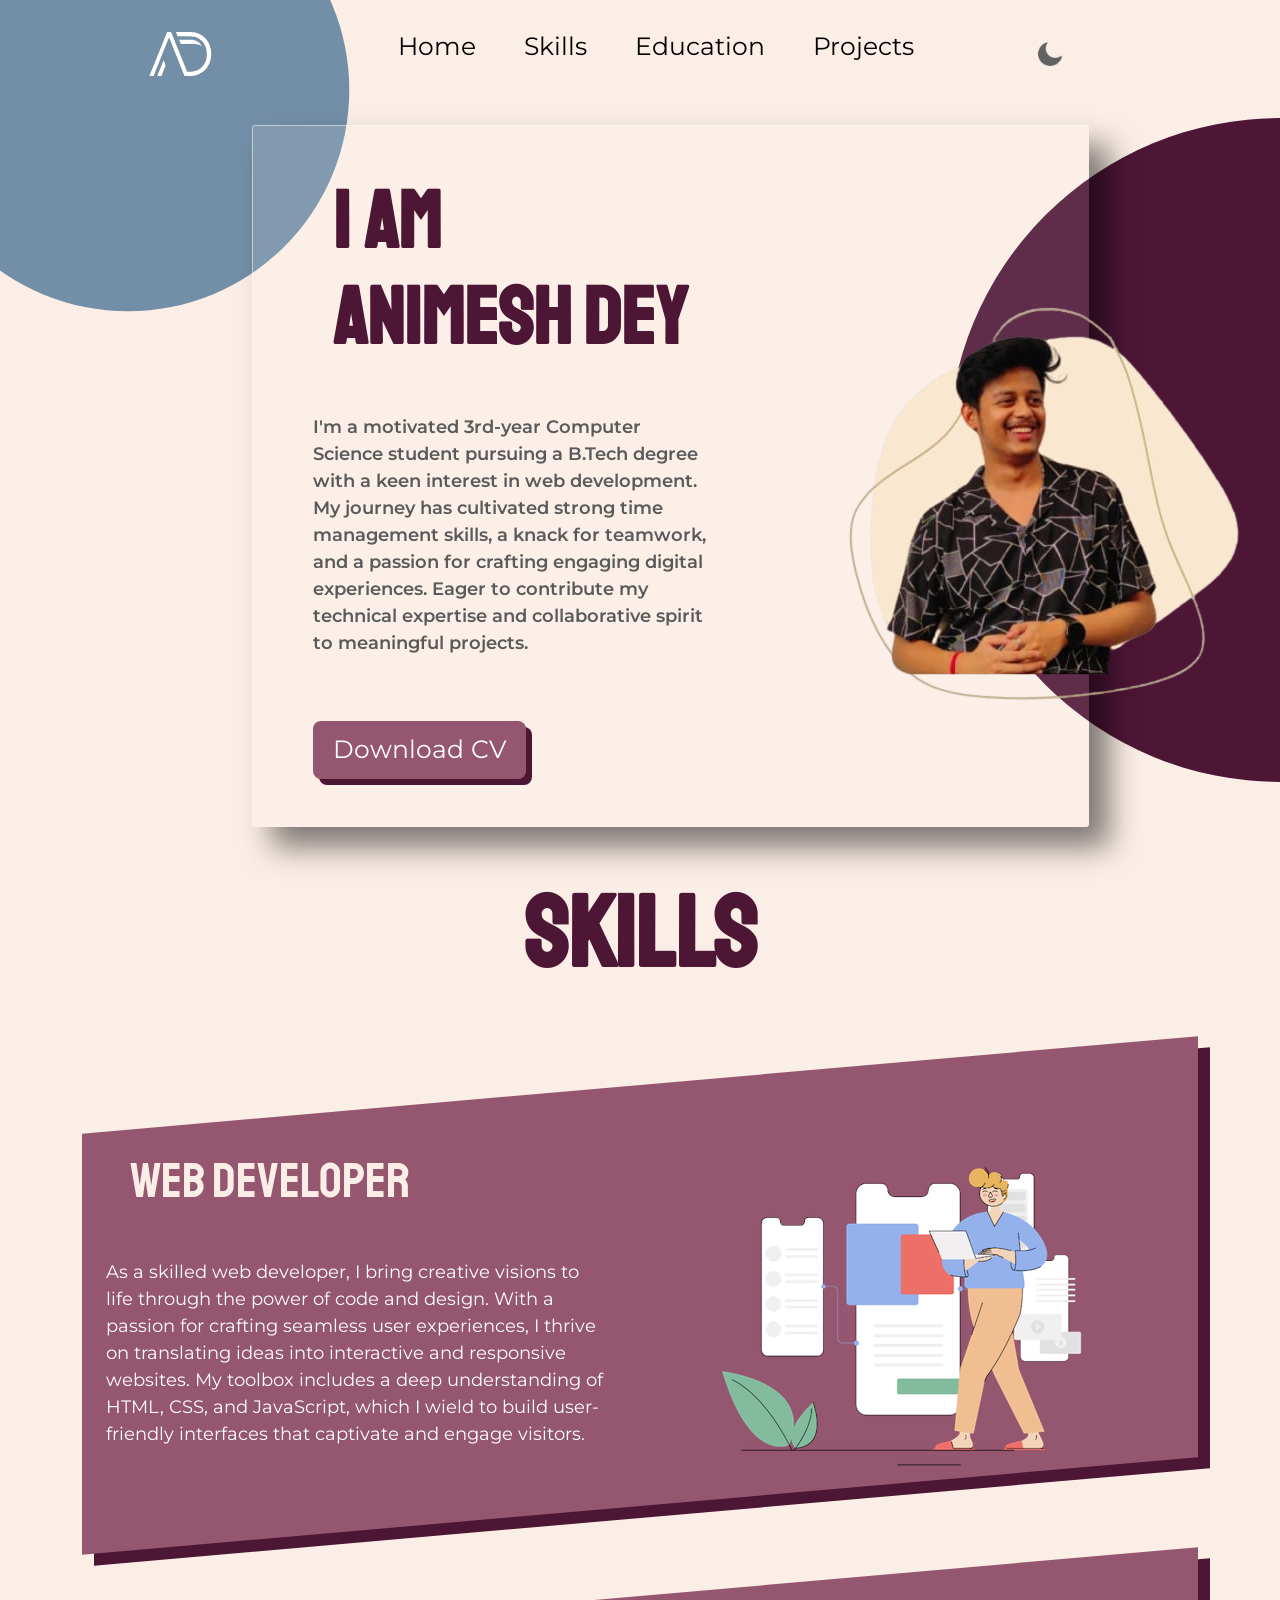
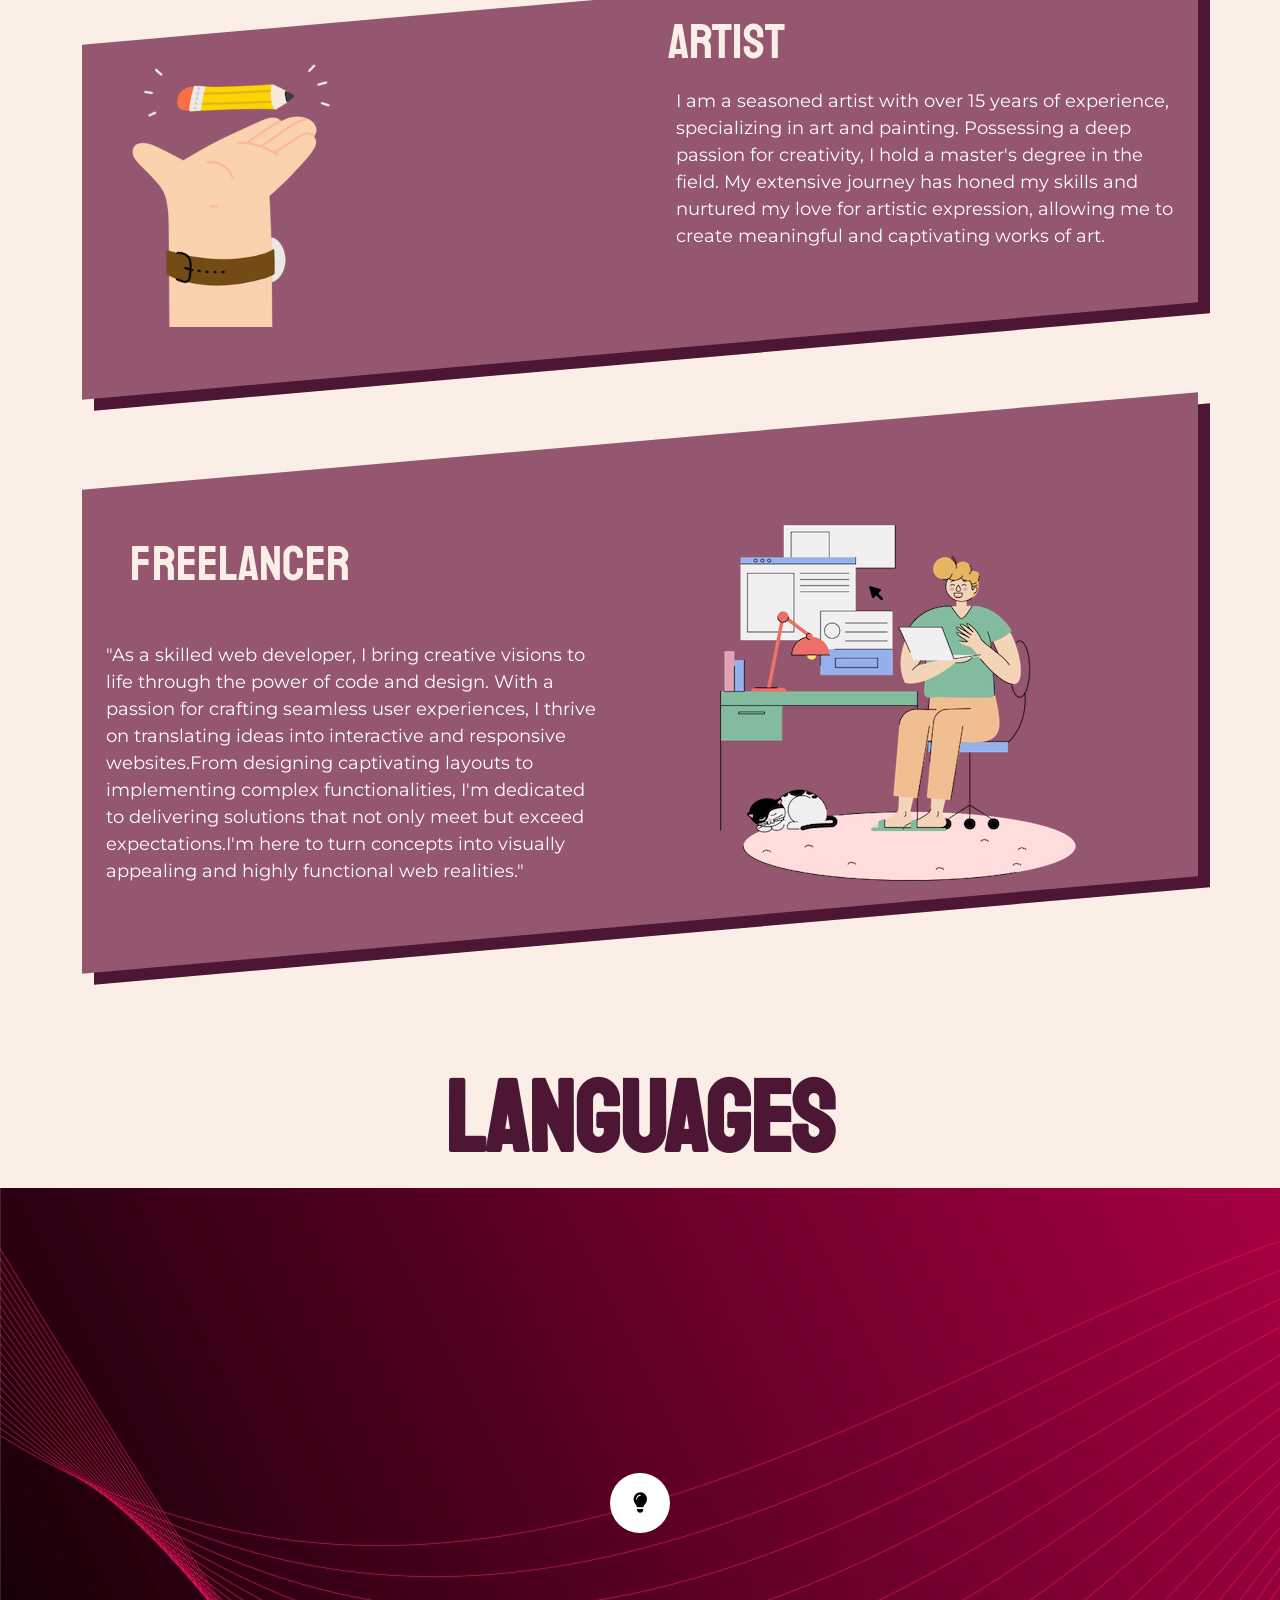
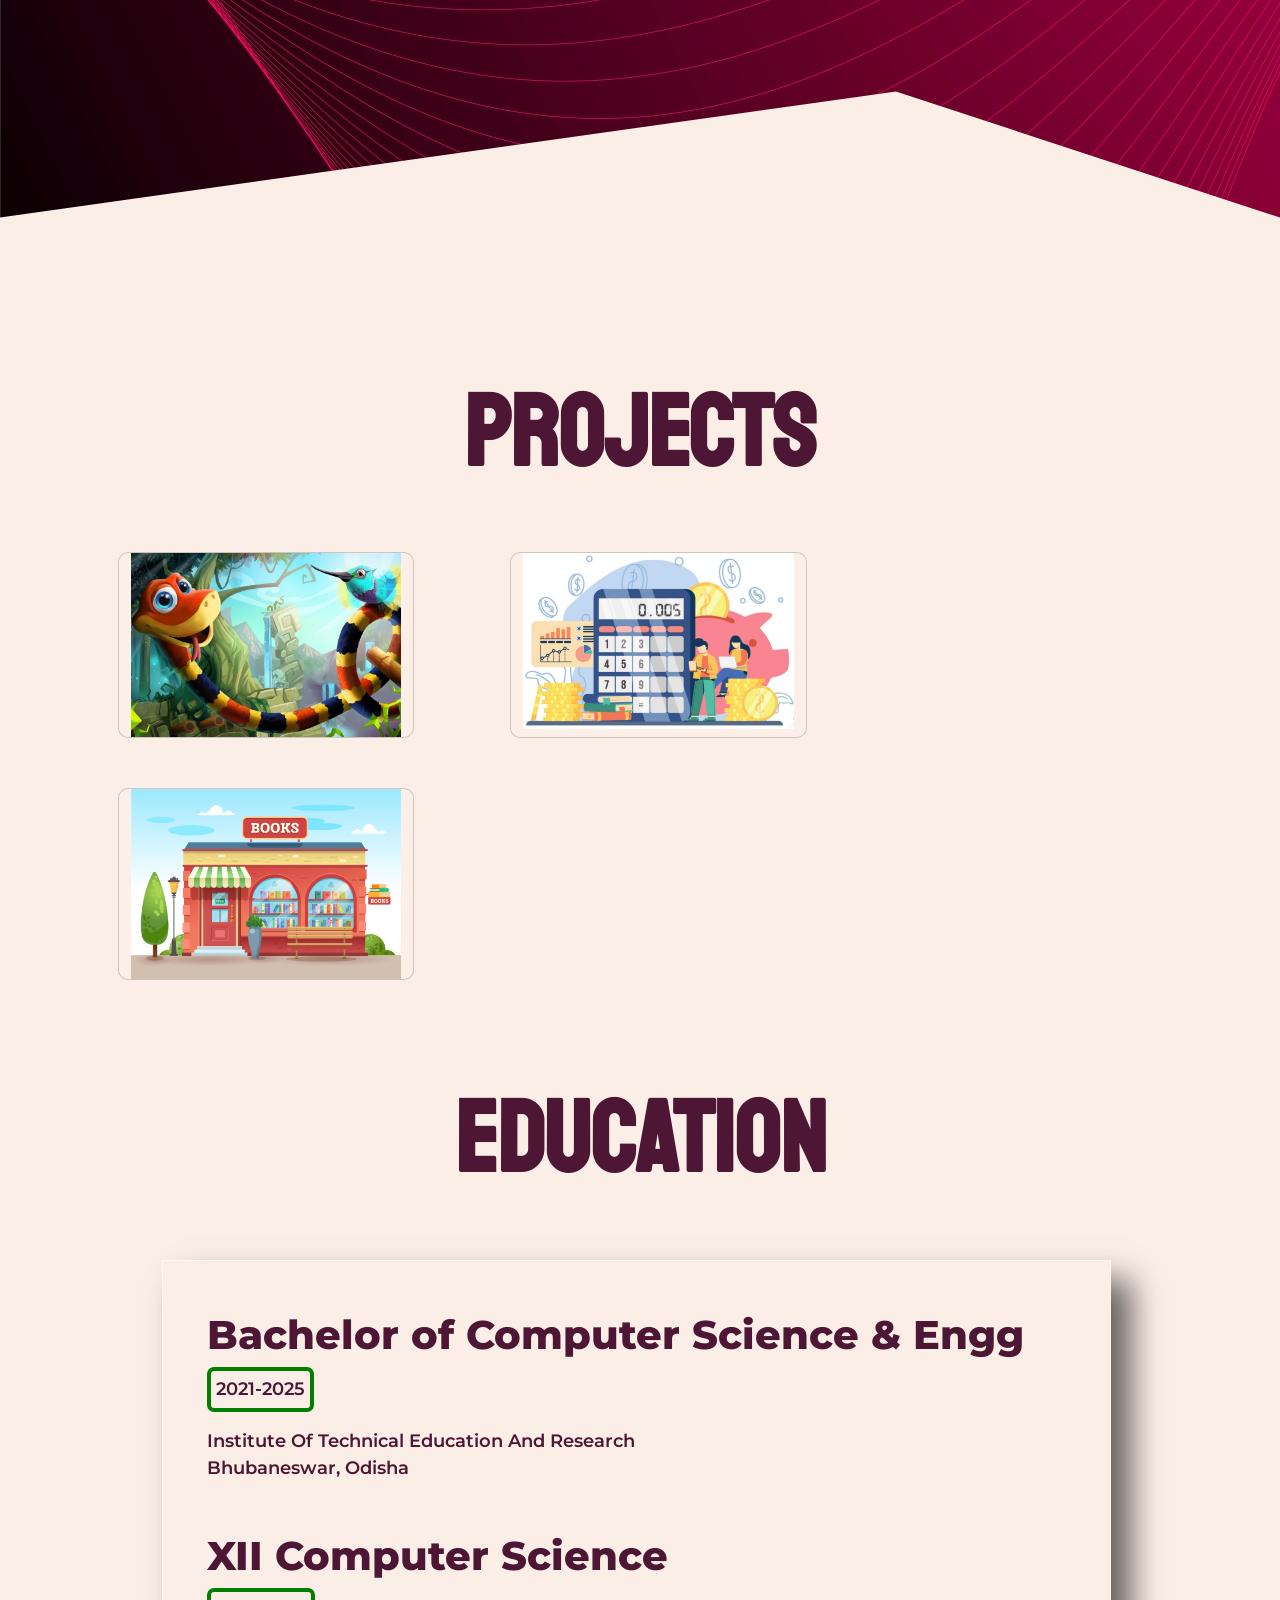
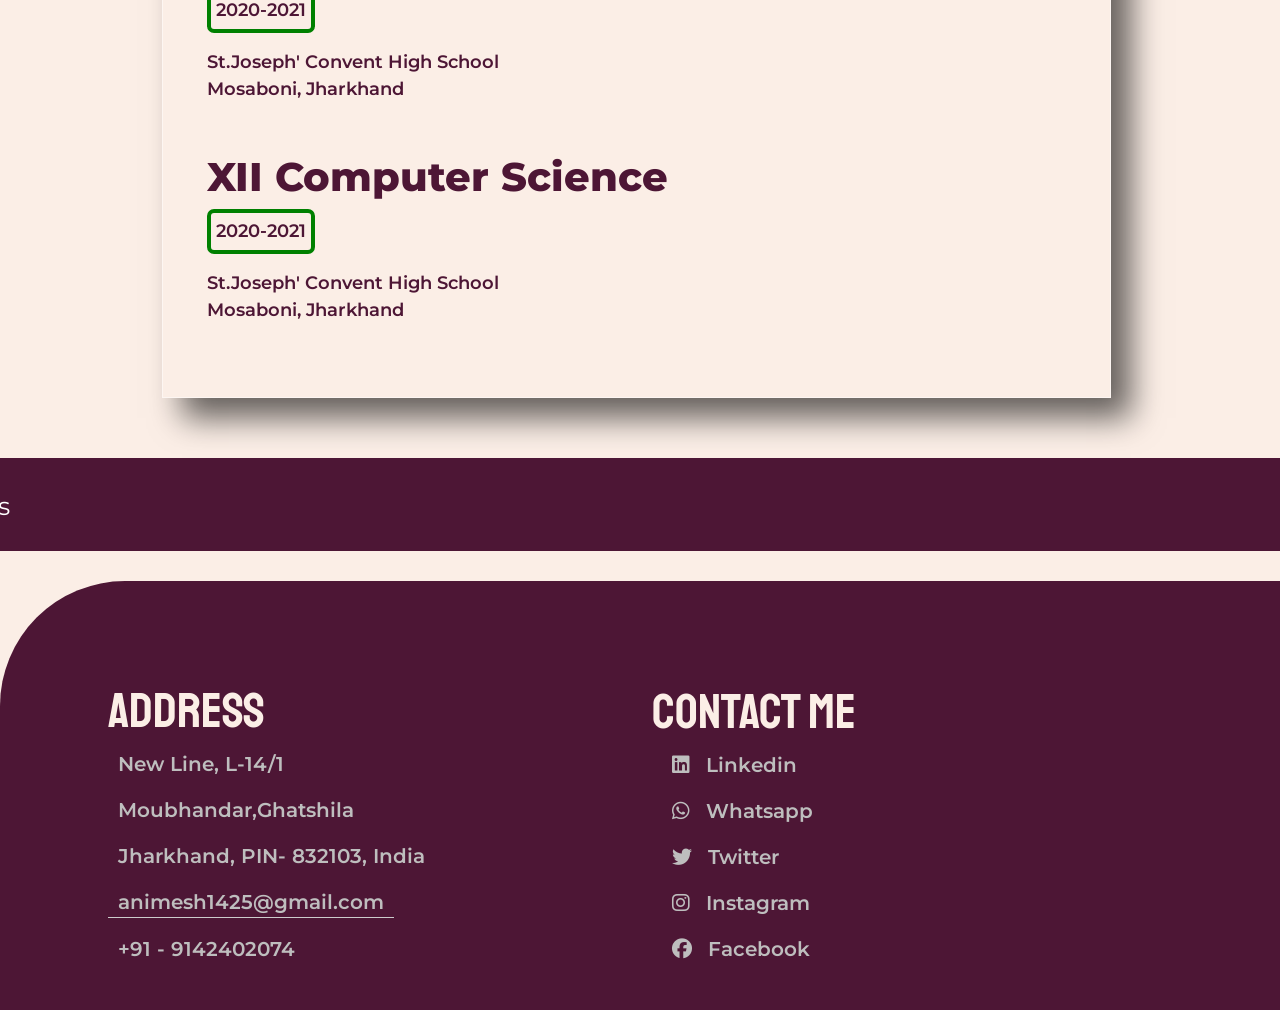
<file: index.html>
<!doctype html>
<html lang="en">

<head>
  <title>Animesh</title>
  <!-- Required meta tags -->
  <meta charset="utf-8">
  <meta name="viewport" content="width=device-width, initial-scale=1, shrink-to-fit=no">

  <!-- Bootstrap CSS v5.2.1 -->
  <script src="https://cdn.jsdelivr.net/npm/bootstrap@5.0.2/dist/js/bootstrap.bundle.min.js" integrity="sha384-MrcW6ZMFYlzcLA8Nl+NtUVF0sA7MsXsP1UyJoMp4YLEuNSfAP+JcXn/tWtIaxVXM" crossorigin="anonymous"></script>
  <link href="https://cdn.jsdelivr.net/npm/bootstrap@5.2.1/dist/css/bootstrap.min.css" rel="stylesheet"
    integrity="sha384-iYQeCzEYFbKjA/T2uDLTpkwGzCiq6soy8tYaI1GyVh/UjpbCx/TYkiZhlZB6+fzT" crossorigin="anonymous">
    
  <!-- fontawsomeiconn -->
  <link rel="stylesheet" href="https://cdnjs.cloudflare.com/ajax/libs/font-awesome/6.4.0/css/all.min.css"/>
<link rel="stylesheet" href="home.css">
</head>

<body>
  <header>
   <nav class="navbar navbar-expand-sm navbar-light  ">
      <div class="container">
        <a class="navbar-brand pt-2 mx-5" href="#"><img src="logob1.png" alt="Animesh Dey" width="100px" height="80px"></a>
        <button class="navbar-toggler d-lg-none" type="button" data-bs-toggle="collapse" data-bs-target="#collapsibleNavId" aria-controls="collapsibleNavId"
            aria-expanded="false" aria-label="Toggle navigation">
            <span class="navbar-toggler-icon"></span>
        </button>
        <div class="collapse navbar-collapse mx-5 " id="collapsibleNavId">
            <ul class="  navbar-nav me-auto mx-lg-5 mt-2 mt-lg-0">
                <li class="nav-item  mx-lg-3">
                    <a class="nav-link active" href="#" aria-current="page"><p class="navhead">Home</p></a>
                </li>
                <li class="nav-item mx-lg-3">
                    <a class="nav-link active" href="#skills" aria-current="page"><p class="navhead">Skills</p></a>
                </li>
                <li class="nav-item mx-lg-3">
                    <a class="nav-link active" href="#education" aria-current="page"><p class="navhead">Education</p></a>
                </li>
                <li class="nav-item mx-lg-3">
                    <a class="nav-link active" href="#project" aria-current="page"><p class="navhead">Projects</p></a>
                </li>
            </ul>
           
        </div>
        <img src="moon.png"  id="icon">
     </div>
   </nav>
   
  </header>
  <main >
    <div class="container my-3" >
       <div class="row a1">

           <div class="col-6 mx-lg-5"> 
             <h1 class="heroheading mx-3 my-5">I AM <br>ANIMESH DEY</h1>
              <p id="about" >I'm a motivated 3rd-year Computer Science student pursuing a B.Tech degree with a keen interest in web development. My journey has cultivated strong time management skills, a knack for teamwork, and a passion for crafting engaging digital experiences. Eager to contribute my technical expertise and collaborative spirit to meaningful projects.</p>
              <button class="my-5" id="cv"><a id="cvd" download="Animesh Dey Cv" href="Animesh CV.pdf">Download CV</a></button>
           </div>

            <div class="col-4 my-lg-5">
             <img id="hero" src="my.png" alt="pic">
            </div>
        </div>
       
    </div>  
    <!-- ABOUT SECTION END-->
    
    <div   id="skills" class="container my-5">
        <div id="head1"  ><h1>SKILLS</h1></div>
        
        <!-- SKILLS START FORM HERE -->

        <div  class="pb-4 skills" style="position: relative;" >
            
            <div class=" row skill">
                <div class="col-6">
                   <h2 class="mx-5 my-lg-5" style="padding-top: 2vh;" >WEB DEVELOPER</h2>
                
                   <p id="intro" class="mx-4">As a skilled web developer, I bring creative visions to life through the power of code and design. With a passion for crafting seamless user experiences, I thrive on translating ideas into interactive and responsive websites. My toolbox includes a deep understanding of HTML, CSS, and JavaScript, which I wield to build user-friendly interfaces that captivate and engage visitors. 
                   </p>
                </div>
               <div class="col-6" style="display: flex; align-items: center;">
                 <img class=" skillimage mx-lg-5" src="webd.png" alt="web" >
               </div>
            </div>
        </div>

        <div  class="pb-4 skills" style="position: relative;" >
            
            <div class=" row skill">
                <div class="col-6">
                    <img class=" skillimage mx-5" src="Hands - Show.png" alt="web" >
                  </div>
                <div class="col-6" style="display: flex; justify-content: right; flex-direction: column;">
                   <h2 class=" my-3 mx-3">ARTIST</h2>
                
                   <p id="intro" class="mx-4">
                    I am a seasoned artist with over 15 years of experience, specializing in art and painting. Possessing a deep passion for creativity, I hold a master's degree in the field. My extensive journey has honed my skills and nurtured my love for artistic expression, allowing me to create meaningful and captivating works of art.
                   </p>
                </div>
              
            </div>
        </div>

        <div id="skills" class=" pb-4 skills" style="position: relative;" >
            
            <div class=" row skill">
                <div class="col-6">
                   <h2 class="mx-5 my-lg-5" style="padding-top: 5vh;">FREELANCER</h2>
                
                   <p id="intro" class="mx-4">"As a skilled web developer, I bring creative visions to life through the power of code and design. With a passion for crafting seamless user experiences, I thrive on translating ideas into interactive and responsive websites.From designing captivating layouts to implementing complex functionalities, I'm dedicated to delivering solutions that not only meet but exceed expectations.I'm here to turn concepts into visually appealing and highly functional web realities."
                   </p>
                </div>
               <div class="col-6" style="display: flex; align-items: center;">
                 <img class=" skillimage mx-lg-5" src="free.png" alt="web" >
               </div>
            </div>
        </div>
      
    </div><!-- SKILLS END -->

   
    <!-- langugae rotate -->
    <div id="head1" style="margin-top: 15vh;" ><h1>LANGUAGES</h1></div>
    <div id="langdiv"> 
       
        <div class="menu">
                  <div class="toggle"><i class="fa-solid fa-lightbulb" style="color: black;"></i></div>
      
          
                  <li style="--i:0;color:#1877f2;">
                    <i class="fa-brands fa-html5"></i>
                  </li>
                  <li style="--i:1;color:#25d366">
                    <i class="fa-brands fa-css3-alt"></i>
                  </li>
                  <li style="--i:2;color:#1da1f2">
                   <i class="fa-brands fa-bootstrap"></i>
                  </li>
                   <li style="--i:3;color:#FF5733">
                    <i class="fa-brands fa-square-js"></i>
                  </li>
                  <li style="--i:4;color:#0a66c2">
                    <i class="fa-brands fa-react"></i>
                  </li>
                  <li style="--i:5;color:#c32aa3">
                   <i class="fa-solid fa-database"></i>
                  </li>
                  <li style="--i:6;color:#1b1e21">
                   <i class="fa-brands fa-python"></i>
                  </li>
                  <li style="--i:7;color:#ff0000">
                  <i class="fa-brands fa-java"></i>
                  </li>
      
        
        
       </div>
    </div>
   <!-- langugae end -->
    
    
    
   <!-- projct --> 
    <div id="project" class="container d-flex flex-column align-items-flex-start justify-content-center my-5" >
          
          <div id="head1" style="margin-top: 12vh;" ><h1>PROJECTS</h1></div>
          <!--Projects START FORM HERE -->
          <div id="project" class="row">
            
            <div class="card mx-5 work">
              <img  src="template3.jpg" class="img1" >
              <div class="layer text-start">
                <p style="width:100%; padding: 10px;text-align:center;margin-bottom: 0;"  class="b1" title="More Details"><a id="prhead" href="pj1.html">SNAKEMANIA 🔗</a></p>
              </div>
              
            </div>
            <div class="card mx-5 work">
              <img  src="template2.png" class="img1" >
              <div class="layer text-start">
                <p style="width:100%; padding: 10px;text-align:center;margin-bottom: 0;"  class=" b1" title="More Details"><a id="prhead" href="pj2.html">CALCULATOR 🔗</a></p>
              </div>
              
            </div>
            <div class="card mx-5 work">
              <img  src="template1.jpg" class="img1">
              <div class="layer text-start">
                <p style="width:100%; padding: 10px;text-align:center;margin-bottom: 0;"  class="b1" title="More Details"><a id="prhead" href="pj3.html">BOOKDOM 🔗</a></p>
              </div>
              
            </div>
                     
        
      </div>
    </div>
      <!-- projects end -->
   
      <div class="container my-3" id="education">
        <div class="head1 text-center" style="margin-top: 100px;margin-bottom: 60px;"><h1>EDUCATION</h1></div>
        <div class="row  a2 ">
          
          <div class="col-12 d-flex align-items-center suba1">
    
            <ul>
              <li>
                <h3 style="padding-top: 10px;">Bachelor of Computer Science & Engg</h3> 
                <p style="border:4px solid green;width: fit-content; padding:5px;border-radius: 7px;">2021-2025</p>
                <p style="margin-bottom: 0;">Institute Of Technical Education And Research</p>
                <p>Bhubaneswar, Odisha</p>
              </li>
              <li style="margin-top: 50px;">
                <h3>XII Computer Science </h3> 
                <p style="border:4px solid green;width: fit-content; padding:5px;border-radius: 7px;">2020-2021</p>
                <p style="margin-bottom: 0;">St.Joseph' Convent High School</p>
                <p>Mosaboni, Jharkhand</p>
              </li>
              <li style="margin-top: 50px;">
                <h3>XII Computer Science </h3> 
                <p style="border:4px solid green;width: fit-content; padding:5px;border-radius: 7px;">2020-2021</p>
                <p style="margin-bottom: 0;">St.Joseph' Convent High School</p>
                <p>Mosaboni, Jharkhand</p>
              </li>
            </ul>
          </div>
    
        </div>
    
       </div>
       <!-- education -->

       
       <div id="scroll-container">
        
          <div class="scroll-text ">
            <p>Web Development</p> 
            <p>Photography</p> 
            <p>Logo Design</p>
            <p>Freelancing</p>  
            <p>Art & Illustrations</p>
            
          </div>
         
       </div>
      <!-- STRAPS -->
      
    

  </main>
  <footer>
    <div class="row mx-auto d-flex">
      <div class="col-lg-6 col-md-6">
        <h2>Address</h2>
        <p>New Line, L-14/1</p>
        <p>Moubhandar,Ghatshila</p>
        <p>Jharkhand, PIN- 832103, India</p>
        <p class="email">animesh1425@gmail.com</p>
        <p>+91 - 9142402074</p>
      </div>
      <div class="col-lg-6 col-md-6 mt-lg-0 mt-md-0 mt-4">
        <h2>Contact Me</h2>
         <p><a href="www.linkedin.com/in/animesh-dey1425"><i class="fa-brands fa-linkedin"></i></a> Linkedin</p>
         <p><a href="#"><i class="fa-brands fa-whatsapp"></i></a> Whatsapp</p>
         <p><a href="#"><i class="fa-brands fa-twitter"></i></a> Twitter</p>
         <p><a href="#"><i class="fa-brands fa-instagram"></i></a> Instagram</p>
         <p><a href="#"><i class="fa-brands fa-facebook"></i></a> Facebook</p>
      </div>

    </div>
  </footer>
  
  

<script  src="script.js"></script>
  
</body>

</html>
</file>
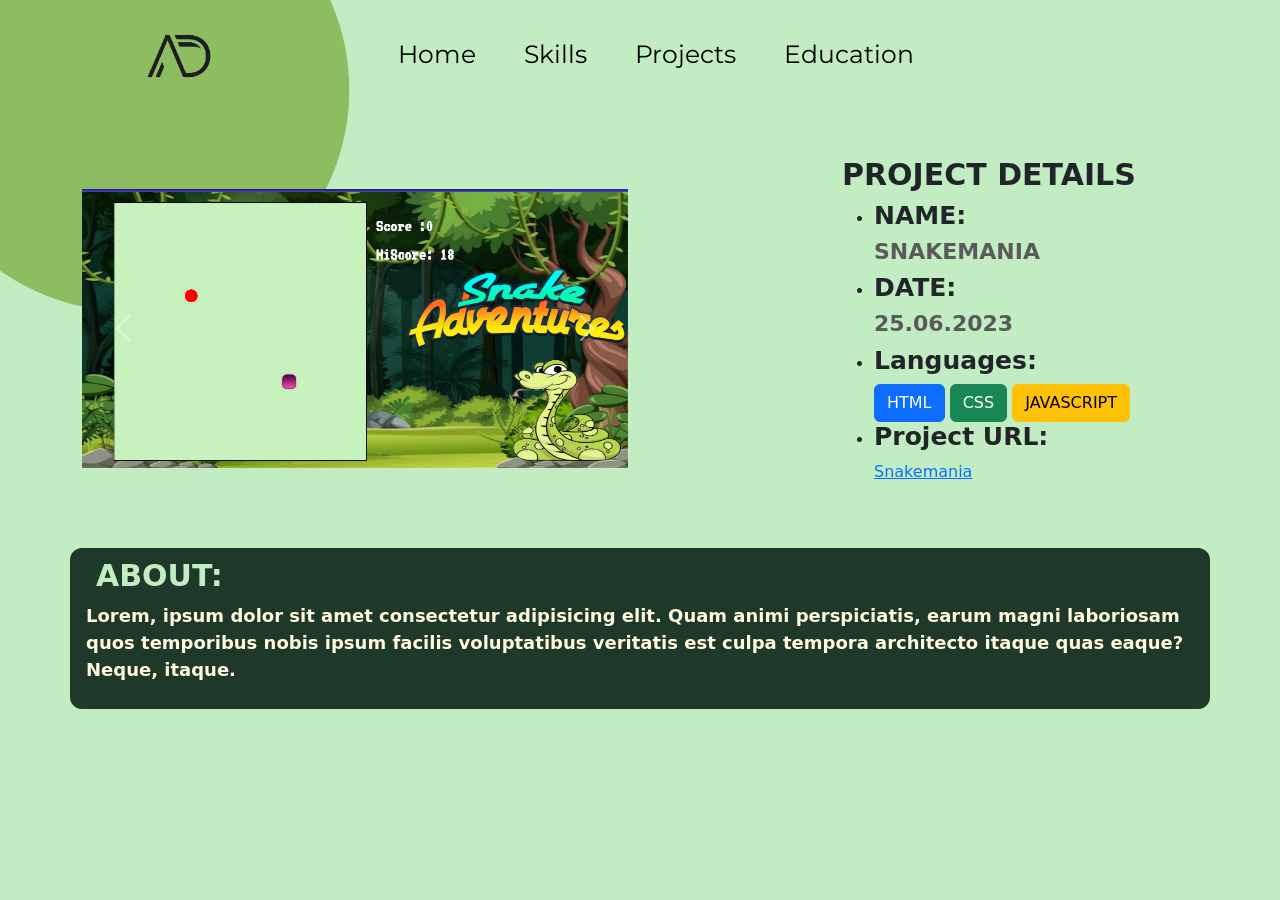
<file: pj1.html>
<!doctype html>
<html lang="en">
  <head>
    <!-- Required meta tags -->
    <meta charset="utf-8">
    <meta name="viewport" content="width=device-width, initial-scale=1">

   
    <link href="https://cdn.jsdelivr.net/npm/bootstrap@5.0.2/dist/css/bootstrap.min.css" rel="stylesheet" integrity="sha384-EVSTQN3/azprG1Anm3QDgpJLIm9Nao0Yz1ztcQTwFspd3yD65VohhpuuCOmLASjC" crossorigin="anonymous">
    <link rel="stylesheet" href="pj1.css">
    <title>Calculator</title>
  </head>
  <body>
    <header>
        <nav class="navbar navbar-expand-sm navbar-light  ">
           <div class="container">
             <a class="navbar-brand pt-2 mx-5" href="#"><img src="logo.png" alt="Animesh Dey" width="100px" height="80px"></a>
             <button class="navbar-toggler d-lg-none" type="button" data-bs-toggle="collapse" data-bs-target="#collapsibleNavId" aria-controls="collapsibleNavId"
                 aria-expanded="false" aria-label="Toggle navigation">
                 <span class="navbar-toggler-icon"></span>
             </button>
             <div class="collapse navbar-collapse mx-5 " id="collapsibleNavId">
                 <ul class="  navbar-nav me-auto mx-lg-5 mt-2 mt-lg-0">
                     <li class="nav-item  mx-lg-3">
                         <a class="nav-link active" href="#" aria-current="page">Home</a>
                     </li>
                     <li class="nav-item mx-lg-3">
                         <a class="nav-link active" href="#skills" aria-current="page">Skills</a>
                     </li>
                     <li class="nav-item mx-lg-3">
                         <a class="nav-link active" href="#project" aria-current="page">Projects</a>
                     </li>
                     <li class="nav-item mx-lg-3">
                         <a class="nav-link active" href="#" aria-current="page">Education</a>
                     </li>
                 </ul>
                
             </div>
          </div>
        </nav>
        
       </header>
       <main>
        <div class="container my-5">
            <div class=" row" style="display: flex;justify-content: space-between;align-items: center;">
                <div class="col-lg-6 col-12">
              <div id="controls" class=" carousel slide " data-bs-ride="carousel">
                <div class="carousel-inner">
                    <div class="carousel-item active">
                      <img src="pi1.png" class="d-block w-100" alt="...">
                    </div>
                    <div class="carousel-item">
                     <img src="pi2.png" class="d-block w-100" alt="...">
                    </div>
                    <div class="carousel-item">
                     <img src="pi3.png" class="d-block w-100" alt="...">
                    </div>
                </div>
                <button class="carousel-control-prev" type="button" data-bs-target="#controls" data-bs-slide="prev">
                <span class="carousel-control-prev-icon" aria-hidden="true"></span>
                <span class="visually-hidden">Previous</span>
                </button>
                <button class="carousel-control-next" type="button" data-bs-target="#controls" data-bs-slide="next">
                <span class="carousel-control-next-icon" aria-hidden="true"></span>
                <span class="visually-hidden">Next</span>
                </button>
              <!-- carousel ENDS-->

              </div>  
            
                </div>
                <div class="col-lg-4 col-12 my-lg-0 my-5" >
                <h1>PROJECT DETAILS</h1>
                <ul>
                    <li><h2>NAME:</h2><h3>SNAKEMANIA</h3></li>
                    <li><h2>DATE:</h2><h3>25.06.2023</h3></li>
                    <li><h2>Languages:</h2><button type="button" class="btn btn-primary">HTML</button>
                        <button type="button" class="btn btn-success">CSS</button>
                        <button type="button" class="btn btn-warning">JAVASCRIPT</button>
                    <li><h2>Project URL:</h2><a href="#">Snakemania</a></li>
                </ul>
                </div>   
            </div>
        </div>

        <div class="container my-5 " style="background-color: #1E392A; padding: 10px;border-radius: 12px;">
            <h1 class="mx-3" style="color:#C2EDC2;">ABOUT:</h1>
            <p id="about" style="padding: 0 6px;">
               Lorem, ipsum dolor sit amet consectetur adipisicing elit. Quam animi perspiciatis, earum magni laboriosam quos temporibus nobis ipsum facilis voluptatibus veritatis est culpa tempora architecto itaque quas eaque? Neque, itaque.
            </p>
        </div>
          
          

       </main>
      
    
   
    <script src="https://cdn.jsdelivr.net/npm/bootstrap@5.0.2/dist/js/bootstrap.bundle.min.js" integrity="sha384-MrcW6ZMFYlzcLA8Nl+NtUVF0sA7MsXsP1UyJoMp4YLEuNSfAP+JcXn/tWtIaxVXM" crossorigin="anonymous"></script>

   
  </body>
</html>
</file>
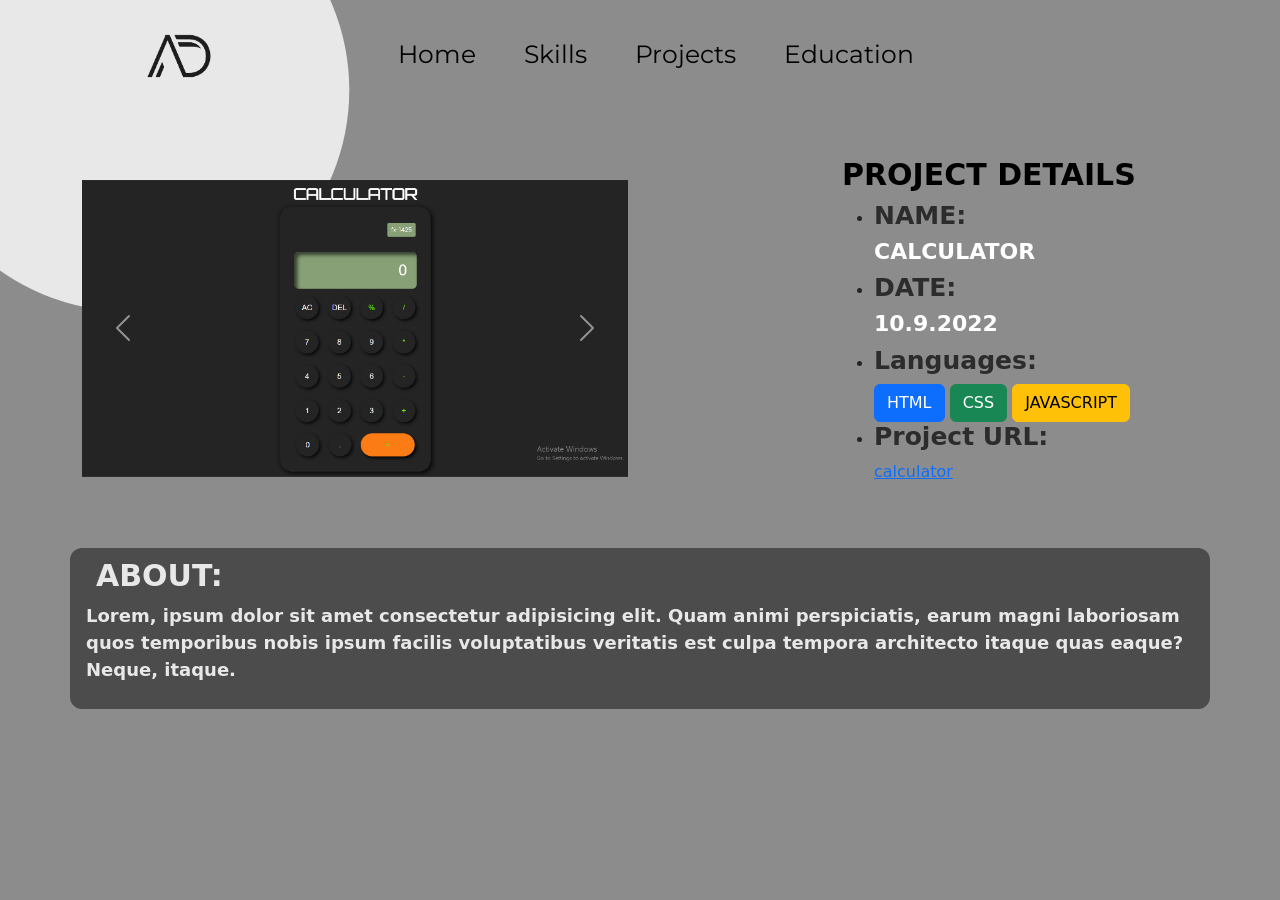
<file: pj2.html>
<!doctype html>
<html lang="en">
  <head>
    <!-- Required meta tags -->
    <meta charset="utf-8">
    <meta name="viewport" content="width=device-width, initial-scale=1">

   
    <link href="https://cdn.jsdelivr.net/npm/bootstrap@5.0.2/dist/css/bootstrap.min.css" rel="stylesheet" integrity="sha384-EVSTQN3/azprG1Anm3QDgpJLIm9Nao0Yz1ztcQTwFspd3yD65VohhpuuCOmLASjC" crossorigin="anonymous">
    <link rel="stylesheet" href="pj2.css">
    <title>Calculator</title>
  </head>
  <body>
    <header>
        <nav class="navbar navbar-expand-sm navbar-light  ">
           <div class="container">
             <a class="navbar-brand pt-2 mx-5" href="#"><img src="logo.png" alt="Animesh Dey" width="100px" height="80px"></a>
             <button class="navbar-toggler d-lg-none" type="button" data-bs-toggle="collapse" data-bs-target="#collapsibleNavId" aria-controls="collapsibleNavId"
                 aria-expanded="false" aria-label="Toggle navigation">
                 <span class="navbar-toggler-icon"></span>
             </button>
             <div class="collapse navbar-collapse mx-5 " id="collapsibleNavId">
                 <ul class="  navbar-nav me-auto mx-lg-5 mt-2 mt-lg-0">
                     <li class="nav-item  mx-lg-3">
                         <a class="nav-link active" href="#" aria-current="page">Home</a>
                     </li>
                     <li class="nav-item mx-lg-3">
                         <a class="nav-link active" href="#skills" aria-current="page">Skills</a>
                     </li>
                     <li class="nav-item mx-lg-3">
                         <a class="nav-link active" href="#project" aria-current="page">Projects</a>
                     </li>
                     <li class="nav-item mx-lg-3">
                         <a class="nav-link active" href="#" aria-current="page">Education</a>
                     </li>
                 </ul>
                
             </div>
          </div>
        </nav>
        
       </header>
       <main>
        <div class="container my-5">
            <div class=" row" style="display: flex;justify-content: space-between;align-items: center;">
                <div class="col-lg-6 col-12">
              <div id="controls" class=" carousel slide " data-bs-ride="carousel">
                <div class="carousel-inner">
                    <div class="carousel-item active">
                      <img src="pi7.png" class="d-block w-100" alt="...">
                    </div>
                    <div class="carousel-item">
                     <img src="pi8.png" class="d-block w-100" alt="...">
                    </div>
                    <div class="carousel-item">
                     <img src="pi9.png" class="d-block w-100" alt="...">
                    </div>
                </div>
                <button class="carousel-control-prev" type="button" data-bs-target="#controls" data-bs-slide="prev">
                <span class="carousel-control-prev-icon" aria-hidden="true"></span>
                <span class="visually-hidden">Previous</span>
                </button>
                <button class="carousel-control-next" type="button" data-bs-target="#controls" data-bs-slide="next">
                <span class="carousel-control-next-icon" aria-hidden="true"></span>
                <span class="visually-hidden">Next</span>
                </button>
              <!-- carousel ENDS-->

              </div>  
            
                </div>
                <div class="col-lg-4 col-12 my-lg-0 my-5" >
                <h1>PROJECT DETAILS</h1>
                <ul>
                    <li><h2>NAME:</h2><h3>CALCULATOR</h3></li>
                    <li><h2>DATE:</h2><h3>10.9.2022</h3></li>
                    <li><h2>Languages:</h2><button type="button" class="btn btn-primary">HTML</button>
                        <button type="button" class="btn btn-success">CSS</button>
                        <button type="button" class="btn btn-warning">JAVASCRIPT</button>
                    <li><h2>Project URL:</h2><a href="https://animesh-1425.github.io/CALCULATOR/">calculator</a></li>
                </ul>
                </div>   
            </div>
        </div>

        <div class="container my-5 " style="background-color: 	#4c4c4c; padding: 10px;border-radius: 12px;">
            <h1 class="mx-3" style="color:	#e8e8e8;">ABOUT:</h1>
            <p id="about" style="padding: 0 6px;">
               Lorem, ipsum dolor sit amet consectetur adipisicing elit. Quam animi perspiciatis, earum magni laboriosam quos temporibus nobis ipsum facilis voluptatibus veritatis est culpa tempora architecto itaque quas eaque? Neque, itaque.
            </p>
        </div>
          
          

       </main>
      
    
   
    <script src="https://cdn.jsdelivr.net/npm/bootstrap@5.0.2/dist/js/bootstrap.bundle.min.js" integrity="sha384-MrcW6ZMFYlzcLA8Nl+NtUVF0sA7MsXsP1UyJoMp4YLEuNSfAP+JcXn/tWtIaxVXM" crossorigin="anonymous"></script>

   
  </body>
</html>
</file>
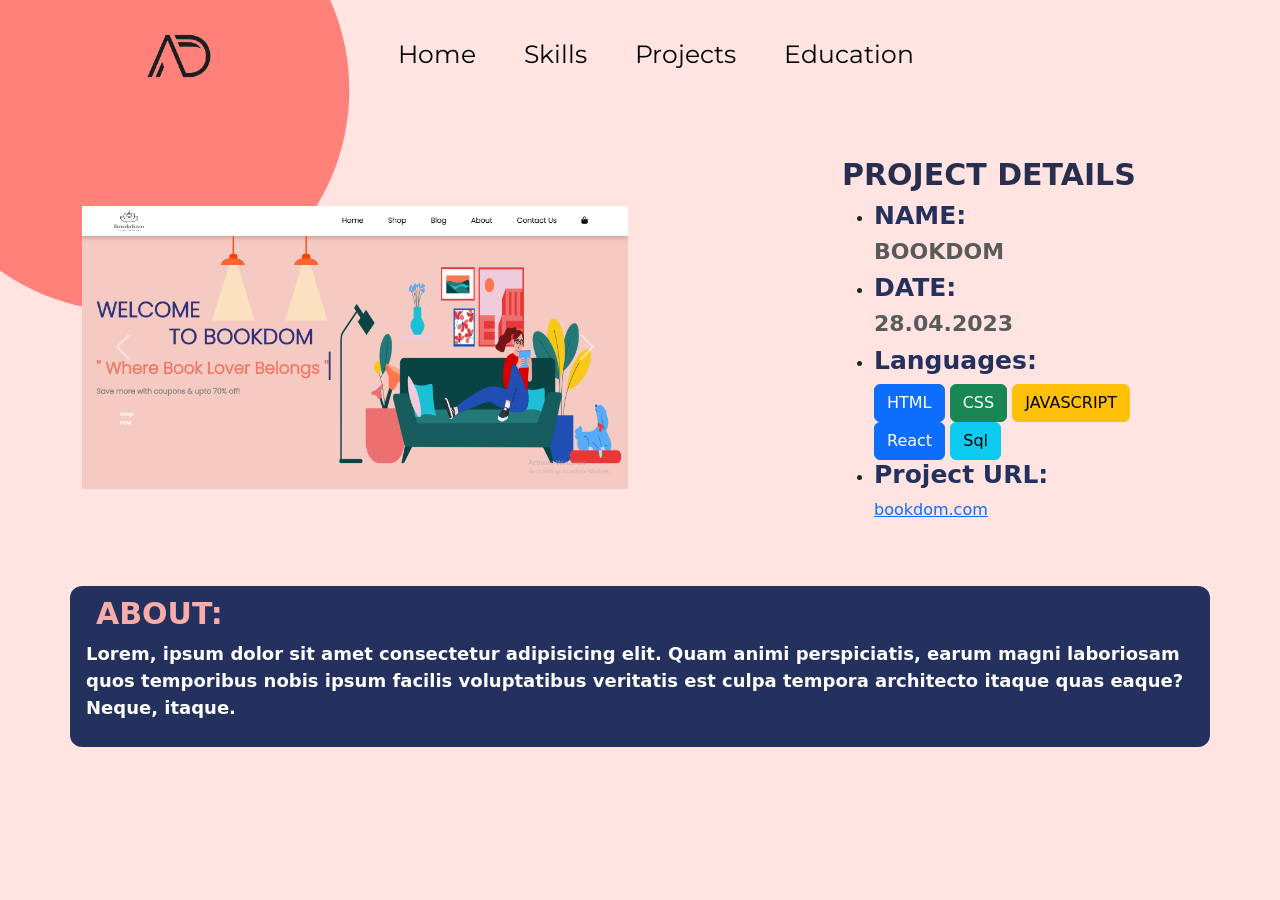
<file: pj3.html>
<!doctype html>
<html lang="en">
  <head>
    <!-- Required meta tags -->
    <meta charset="utf-8">
    <meta name="viewport" content="width=device-width, initial-scale=1">

   
    <link href="https://cdn.jsdelivr.net/npm/bootstrap@5.0.2/dist/css/bootstrap.min.css" rel="stylesheet" integrity="sha384-EVSTQN3/azprG1Anm3QDgpJLIm9Nao0Yz1ztcQTwFspd3yD65VohhpuuCOmLASjC" crossorigin="anonymous">
    <link rel="stylesheet" href="pj3.css">
    <title>Calculator</title>
  </head>
  <body>
    <header>
        <nav class="navbar navbar-expand-sm navbar-light  ">
           <div class="container">
             <a class="navbar-brand pt-2 mx-5" href="#"><img src="logo.png" alt="Animesh Dey" width="100px" height="80px"></a>
             <button class="navbar-toggler d-lg-none" type="button" data-bs-toggle="collapse" data-bs-target="#collapsibleNavId" aria-controls="collapsibleNavId"
                 aria-expanded="false" aria-label="Toggle navigation">
                 <span class="navbar-toggler-icon"></span>
             </button>
             <div class="collapse navbar-collapse mx-5 " id="collapsibleNavId">
                 <ul class="  navbar-nav me-auto mx-lg-5 mt-2 mt-lg-0">
                     <li class="nav-item  mx-lg-3">
                         <a class="nav-link active" href="#" aria-current="page">Home</a>
                     </li>
                     <li class="nav-item mx-lg-3">
                         <a class="nav-link active" href="#skills" aria-current="page">Skills</a>
                     </li>
                     <li class="nav-item mx-lg-3">
                         <a class="nav-link active" href="#project" aria-current="page">Projects</a>
                     </li>
                     <li class="nav-item mx-lg-3">
                         <a class="nav-link active" href="#" aria-current="page">Education</a>
                     </li>
                 </ul>
                
             </div>
          </div>
        </nav>
        
       </header>
       <main>
        <div class="container my-5">
            <div class=" row" style="display: flex;justify-content: space-between;align-items: center;">
                <div class="col-lg-6 col-12">
              <div id="controls" class=" carousel slide " data-bs-ride="carousel">
                <div class="carousel-inner">
                    <div class="carousel-item active">
                      <img src="pi4.png" class="d-block w-100" alt="...">
                    </div>
                    <div class="carousel-item">
                     <img src="pi5.png" class="d-block w-100" alt="...">
                    </div>
                    <div class="carousel-item">
                     <img src="pi6.png" class="d-block w-100" alt="...">
                    </div>
                </div>
                <button class="carousel-control-prev" type="button" data-bs-target="#controls" data-bs-slide="prev">
                <span class="carousel-control-prev-icon" aria-hidden="true"></span>
                <span class="visually-hidden">Previous</span>
                </button>
                <button class="carousel-control-next" type="button" data-bs-target="#controls" data-bs-slide="next">
                <span class="carousel-control-next-icon" aria-hidden="true"></span>
                <span class="visually-hidden">Next</span>
                </button>
              <!-- carousel ENDS-->

              </div>  
            
                </div>
                <div class="col-lg-4 col-12 my-lg-0 my-5" >
                <h1>PROJECT DETAILS</h1>
                <ul>
                    <li><h2>NAME:</h2><h3>BOOKDOM</h3></li>
                    <li><h2>DATE:</h2><h3>28.04.2023</h3></li>
                    <li><h2>Languages:</h2><button type="button" class="btn btn-primary">HTML</button>
                        <button type="button" class="btn btn-success">CSS</button>
                        <button type="button" class="btn btn-warning">JAVASCRIPT</button>
                        <button type="button" class="btn btn-primary">React</button>
                        <button type="button" class="btn btn-info">Sql</button>
                    <li><h2>Project URL:</h2><a href="#">bookdom.com</a></li>
                </ul>
                </div>   
            </div>
        </div>

        <div class="container my-lg-4" style="background-color: #24305E; padding: 10px;border-radius: 12px;">
            <h1 class="mx-3" style="color:#f8ada9;">ABOUT:</h1>
            <p id="about" style="padding: 0 6px;">
               Lorem, ipsum dolor sit amet consectetur adipisicing elit. Quam animi perspiciatis, earum magni laboriosam quos temporibus nobis ipsum facilis voluptatibus veritatis est culpa tempora architecto itaque quas eaque? Neque, itaque.
            </p>
        </div>
          
          

       </main>
      
    
   
    <script src="https://cdn.jsdelivr.net/npm/bootstrap@5.0.2/dist/js/bootstrap.bundle.min.js" integrity="sha384-MrcW6ZMFYlzcLA8Nl+NtUVF0sA7MsXsP1UyJoMp4YLEuNSfAP+JcXn/tWtIaxVXM" crossorigin="anonymous"></script>

   
  </body>
</html>
</file>
<file: home.css>
@import url('https://fonts.googleapis.com/css2?family=League+Spartan:wght@100&family=Montserrat&family=Orbitron&family=Poppins:wght@100;200;300&family=Russo+One&family=Staatliches&family=VT323&family=Vina+Sans&display=swap');
*{
    padding: 0;
    margin: 0;
}

:root{
  
  --bg:#FBEEE6;
  --navhead:black;
  --fcirc:#738FA7;
  --scirc:#4d1635;
  --bgshadow:7px 7px 5px rgba(0, 0, 0, 0.2);
  --fltdivshadow:20px 20px 30px rgba(0, 0, 0, 0.5);
  --about:rgb(90, 90, 90);
  --cvbtn:#955670;
  --cvshadow:6px 6px 0 #4d1635;
  --skillskew:12px 12px 0 #4d1635;
  --workhover:20px 20px 30px 0px rgba(0, 0, 0, 0.3);
  --edubg:url("https://images.unsplash.com/photo-1499914485622-a88fac536970?ixlib=rb-4.0.3&ixid=M3wxMjA3fDB8MHxwaG90by1yZWxhdGVkfDd8fHxlbnwwfHx8fHw%3D&auto=format&fit=crop&w=500&q=60");
  --prjhead: rgb(37, 110, 169);
  --prjhover: rgb(5, 78, 151);
  --source3:url('tbn2.jpg');
  --h1:#4d1635;
  --h2:#FBEEE6;
  --footer:#4d1635;
  --navbar:white;
  --navbaritem:black;
  
}
.dark{
  --bg:linear-gradient(to right,#00081c,#09173d, #0a034a,#260052,#5f005f,#b40b8f);
  --navhead:white;
  --fcirc:url('galaxy2.jpeg');
  --scirc:url('galaxy.jpg');
  --bgshadow:7px 7px 5px rgba(255, 255, 255, 0.2);
  --fltdivshadow:20px 20px 30px rgba(0, 0, 0, 0.5);
  --about:rgb(193, 193, 193);
  --cvbtn:url('galaxy9.jpg');
  --cvshadow:6px 6px 0 #fff;
  --skillskew:12px 12px 0 #ffffff;
  --workhover:20px 20px 30px 0px rgba(0, 0, 0, 0.3);
  --edubg:url('galaxy9.jpg');
  --prjhead: rgb(37, 110, 169);
  --prjhover: rgb(5, 78, 151);
  --source3:url('galaxy2.jpeg');
  --h1:white;
  --h2:white;
  --footer:url('galaxy9.jpg');
  --navbar:transparent;
  --navbaritem:white;
}



body{
    background: var(--bg);
    font-family: 'Montserrat', sans-serif;
    font-size: 25px;
  
}
#icon{
  width: 30px; 
  cursor: pointer;
  margin-right:45vh ;
}


body::before{
    content: '';
    position: absolute;
    top: 0;
    left:0;
    width: 100%;
    height: 100%;
    background: var(--fcirc);
    clip-path: circle(20% at 10% 10%);
}


body::after{
    content: '';
    position: absolute;
    top: 0;
    left:0;
    width: 100%;
    height: 100%;
    background: var(--scirc);
    clip-path: circle(30% at right 50%);
    /* #758eb7 */
}


.nav-item:hover{
   box-shadow: var(--bgshadow);
   background: rgba(255, 255, 255, 0.1);
   border-radius: 10px;
   
   border-left: 1px solid rgba(255, 255, 255, 0.5);
}
.navhead{
  color:var(--navhead);
}
.navbar{
    background: transparent;
    
}
.a1{
    position: relative;
    z-index: 1;
    border-radius: 3px;
    width:75%;
    height:fit-content;
    margin-left:170px;
    box-shadow: var(--fltdivshadow);
    background-color: rgba(255, 255, 255, 0.1);
    border-top: 1px solid rgba(255, 255, 255, 0.5);
   border-left: 1px solid rgba(255, 255, 255, 0.5);
}
.heroheading{
    font-family: 'Staatliches', cursive;
    font-size: 80px;
}
#hero{
    margin-top: 2em;
    animation: floatImage 4s ease-in-out infinite;
}
@keyframes floatImage{
    0%{
        transform: translateY(0);
    }
    50%{
        transform: translateY(-2.5rem);
    }
    100%{
        transform: translateY(0);
    }
}
#about{
    font-size: 18px; 
    font-weight: 600;
    color: var(--about);
}
#intro{
    font-size: 18px; 
    font-weight: 400;
    color: white;
}

#cvd{
  text-decoration: none;
  color: white;
}

#cv{
 border: none;
 width: fit-content;
 height: fit-content;
 background: var(--cvbtn);
 padding: 10px 20px;
 border-radius: 8px;
 box-shadow: var(--cvshadow);
 transition: transform 0.2s, box-shadow 0.2s;
}


#cv:active{
    transform: translateX(6px) translateY(6px);
    box-shadow: 0 0 0 rgb(81, 13, 146);
}

#scroll-container{
  max-width: 100%;
  margin-top: 60px;
  margin-bottom: 30px;
  background: var(--footer);
  position:relative;
  z-index: 1;
  padding: 10px;
  overflow:hidden;
  
  
} 



.scroll-text{
  padding-top:20px;
  width:80%;
  text-align: right;
  color:white;
  font-size: 25px;
  display: flex;
  align-items: center;
  justify-content: space-between;
  -moz-transform: translateX(-100%);
-webkit-transform: translateX(-100%);
transform: translateX(-100%);

-moz-animation: my-animation 20s linear infinite;
-webkit-animation: my-animation 20s linear infinite;
animation: my-animation 20s linear infinite;
}
@-webkit-keyframes my-animation {
  from { -webkit-transform: translateX(-100%); }
  to { -webkit-transform: translateX(100%); }
}

@-moz-keyframes my-animation {
  from { -webkit-transform: translateX(-100%); }
  to { -webkit-transform: translateX(100%); }
}

@keyframes my-animation {
  from {
    -moz-transform: translateX(-100%);
    -webkit-transform: translateX(-100%);
    transform: translateX(-100%);
  }
  to {
    -moz-transform: translateX(100%);
    -webkit-transform: translateX(100%);
    transform: translateX(100%);
  }
}


h1{
    font-family: 'Staatliches', cursive;
    font-size: 100px;
    font-weight: 600;
    color: var(--h1);
    display: flex;
    justify-content: center;
}
h2{ 

    font-family: 'Staatliches', cursive;
    color: var(--h2);
    font-size:50px ;
    font-weight: 500;
}

.skills::before{
    content: '';
    position: absolute;
    inset: 0;
    background: var(--cvbtn);
    
    box-shadow: var(--skillskew);
    z-index: -1;
    transform: skewY(-5deg);
}
.skill{
    margin-top: 10vh;
}

.skillimage{
    margin-top: 7vh;
   
}

#langdiv{
  background:var(--source3); 
  
  clip-path:polygon(0 0, 100% 0%, 100% 100%, 70% 80%, 0 100%);
  height: 70vh;
   width: 100%; 
   display: flex;
   align-items: center;
  justify-content: center;
}



.menu{
    position:absolute;
   width:280px;
    height:280px;
    display:flex;
    align-items:center;
    justify-content:center;
    background-color: transparent;
  }
  .menu .toggle{
    position:relative;
    height:60px;
    width:60px;
    background:white;
    border-radius:50%;
    display:flex;
    align-items:center;
    justify-content:center;
    font-size:2rem;
    cursor:pointer;
    transition:1.25s;
    z-index:5;
  }
  .menu.active .toggle{
    transform:rotate(360deg);
   
  }
  .menu li{
    position:absolute;
    left:0;
    list-style:none;
    transition:0.5s;
    transform:rotate(calc(360deg/8 * var(--i)));
    transform-origin:140px;
    scale:0;
    transition-delay: calc(0.05s * var(--i));
  }
  .menu.active li{
    scale:1;
  }
  .menu li i{
    position:relative;
    display:flex;
   transform:rotate(calc(360deg/-8 * var(--i)));
    width:60px;
    height:60px;
    background-color:#FFF;
    display:flex;
    align-items:center;
    justify-content:center;
    border-radius:50%;
    font-size:1.75rem;
    color:var(--color);
    transition:0.5s;
    text-decoration: none;
  }
  .menu li:hover i{
    font-size:2.5rem;
    
  }
 


  .work{
    background-color: rgba(255, 255, 255, 0.1);
    transition: 0.5s;
    width:26%;
    border-radius: 5px;
    margin-top: 50px;
    border-radius: 10px;
    position: relative;
    overflow: hidden;
    
}
.work:hover{
    box-shadow: var(--workhover);
}


.layer{
    width:100%;
    height:0;
    background: rgba(219, 215, 215, 0.3);
    border-radius: 10px;
    position: absolute;
    left:0;
    bottom: 0;
    overflow: hidden;
    color:white;
    display: flex;
    align-items: center;
    justify-content: flex-end;
    flex-direction: column;
    
    transition: height 0.5s;
    
}

.work:hover img{
    transform: scale(1.1);
}
.work:hover .layer{
    height: 100%;
}
.b1{
    background-color:var(--prjhead);
    color: white;
}
.b1:hover{
    cursor: pointer;
    background-color: var(--prjhover)
}
  
#prhead{
  text-decoration: none;
  color: white;
}

.a2{
  position: relative;
  z-index: 1;
  width:85%;
  height:82vh;
  margin-left:80px;
  box-shadow: 20px 20px 30px rgba(0, 0, 0, 0.6);
 border: 1px solid rgba(255, 255, 255, 0.5);
}
.a2::before{
  content: ' ';
display: block;
position: absolute;
width: 100%;
height: 100%;
opacity: 0.28;
background-image: var(--edubg) ;
background-repeat: no-repeat;
background-position: 50% 0;
background-size: cover;
}
.suba1{
  position: relative;
}

li>p{
  font-size: 18px;
  color:var(--h1);
  font-weight: 600;
}
li>h3{
  color: var(--h1);
  font-size: 40px;
  font-weight: 800;
}

ul{
  list-style-type:none;
}

footer{
  width: 100%;
  padding: 100px 0 30px;
  border-top-left-radius:125px;
  background: var(--footer);
}
footer .row{
  width: 85%;
  align-items: center;
  justify-content: space-between;
}
footer.col-lg-6,.col-md-6{
    
  display: flex;
  flex-direction: column;
  
  justify-content: center;
}
footer p,i {
  color: rgb(190, 190, 190);
  font-size: 20px;
  font-weight: 600;
  padding: 0 10px;
}


.email{
  border-bottom: 1px solid #ccc;
  width: fit-content;
}

body::-webkit-scrollbar{
  display: none;
}
  
  
@media only screen and (max-width:660px){
    .a1{
        width:100%;
        margin-left: 0;
    }
    #hero{
     width:21vh;
     height: 25vh;
     margin-top: 8rem;
    
    }
    .collapse{
        background: var(--navbar);
        color: var(--navbaritem);
        border-radius: 6px;
    }
    .nav-link{
        padding-left: 15px;
    }
  .a1 h1{
    font-size: 40px;
  }
  #about{
    font-size: 8px;
    font-weight: 600;
  }

  h1{
    font-size: 60px;
    font-weight: 500;
  }
   
  #intro{
        font-size: 8px;
    }
    #cv{
        padding: 2px 5px;
        width: 10vh;
        height: 4vh;
        font-size: 10px;
       }
       
    .skillimage{
      margin-top: 10vh;
        height: 16vh;
      
    }   
  #icon{
    margin-top: -11vh;
    
  }
  #langdiv{
    clip-path:polygon(0 0, 100% 0%, 100% 100%, 70% 90%, 0 100%);
  }
  .dark{
    --scirc:url('galaxy2.jpeg');
    --cvshadow:4px 4px 0 #fff;
  }

}
@media only screen and (max-width:912px){

.work{
  width:80%;
}
.a2{
  width: 100%;
  margin-left: 0;
  height: 85vh;
}

li>h3{
  font-size: 20px;
}

}
</file>
<file: pj1.css>
@import url('https://fonts.googleapis.com/css2?family=League+Spartan:wght@100&family=Montserrat&family=Orbitron&family=Poppins:wght@100;200;300&family=Russo+One&family=Staatliches&family=VT323&family=Vina+Sans&display=swap');
*{
    padding: 0;
    margin: 0;
}
body{
    background-color: #C2EDC2;
}
body::before{
    content: '';
    position: absolute;
    top: 0;
    left:0;
    width: 100%;
    height: 100%;
    background-color: #8DBD61;
    clip-path: circle(20% at 10% 10%);
}


.nav-item:hover{
    border-left: 1px solid white;
    box-shadow: 7px 7px 5px rgba(0, 0, 0, 0.2);
    background: rgba(255, 255, 255, 0.1);
    border-radius: 10px;
     
 }
 .navbar{
     background: transparent;
     
 }
 .navbar a{
    font-family: 'Montserrat', sans-serif;
    font-size: 25px;
 }
 #about{
    font-size: 18px; 
    font-weight: 600;
    color: cornsilk;
}
h2{
    font-size: 25px;
    font-weight: 800;
}
h3{
    font-size: 22px;
    font-weight: 600;
    color: rgb(90, 90, 90);
}
h1{
    font-size: 30px;
    font-weight: 800;
}

@media only screen and (max-width:912px){

   .row-lg{
    display: flex;
    justify-content: center;
   }
    }
</file>
<file: pj2.css>
@import url('https://fonts.googleapis.com/css2?family=League+Spartan:wght@100&family=Montserrat&family=Orbitron&family=Poppins:wght@100;200;300&family=Russo+One&family=Staatliches&family=VT323&family=Vina+Sans&display=swap');
*{
    padding: 0;
    margin: 0;
}
body{
    background-color: #8c8c8c;
}
body::before{
    content: '';
    position: absolute;
    top: 0;
    left:0;
    width: 100%;
    height: 100%;
    background-color: 	#e8e8e8;
    clip-path: circle(20% at 10% 10%);
}


.nav-item:hover{
    border-left: 1px solid white;
    box-shadow: 7px 7px 5px rgba(0, 0, 0, 0.2);
    background: rgba(255, 255, 255, 0.1);
    border-radius: 10px;
     
 }
 .navbar{
     background: transparent;
     
 }
 .navbar a{
    font-family: 'Montserrat', sans-serif;
    font-size: 25px;
 }
 #about{
    font-size: 18px; 
    font-weight: 600;
    color: #e8e8e8;
}
h2{ 
    color: rgb(44, 44, 44);
    font-size: 25px;
    font-weight: 800;
}
h3{
    font-size: 22px;
    font-weight: 600;
    color: rgb(255, 255, 255);
}
h1{
    color: black;
    font-size: 30px;
    font-weight: 800;
}

@media only screen and (max-width:912px){

   .row-lg{
    display: flex;
    justify-content: center;
   }
    }
</file>
<file: pj3.css>
@import url('https://fonts.googleapis.com/css2?family=League+Spartan:wght@100&family=Montserrat&family=Orbitron&family=Poppins:wght@100;200;300&family=Russo+One&family=Staatliches&family=VT323&family=Vina+Sans&display=swap');
*{
    padding: 0;
    margin: 0;
}
body{
    background-color: 	#FFE4E1;
}
body::before{
    content: '';
    position: absolute;
    top: 0;
    left:0;
    width: 100%;
    height: 100%;
    background-color: #ff817a;
    clip-path: circle(20% at 10% 10%);
}


.nav-item:hover{
    border-left: 1px solid #ffffff;
    box-shadow: 7px 7px 5px rgba(0, 0, 0, 0.2);
    background: rgba(255, 255, 255, 0.1);
    border-radius: 10px;
     
 }
 .navbar{
     background: transparent;
     
 }
 .navbar a{
    font-family: 'Montserrat', sans-serif;
    font-size: 25px;
 }
 #about{
    font-size: 18px; 
    font-weight: 600;
    color: #ffff;
}
h2{
    color: #24305E;
    font-size: 25px;
    font-weight: 800;
}
h3{ 
    color: #ffff;
    font-size: 22px;
    font-weight: 600;
    color: rgb(90, 90, 90);
}
h1{
    color:#272e4e;
    font-size: 30px;
    font-weight: 800;
}

@media only screen and (max-width:912px){

   .row-lg{
    display: flex;
    justify-content: center;
   }
    }
</file>
